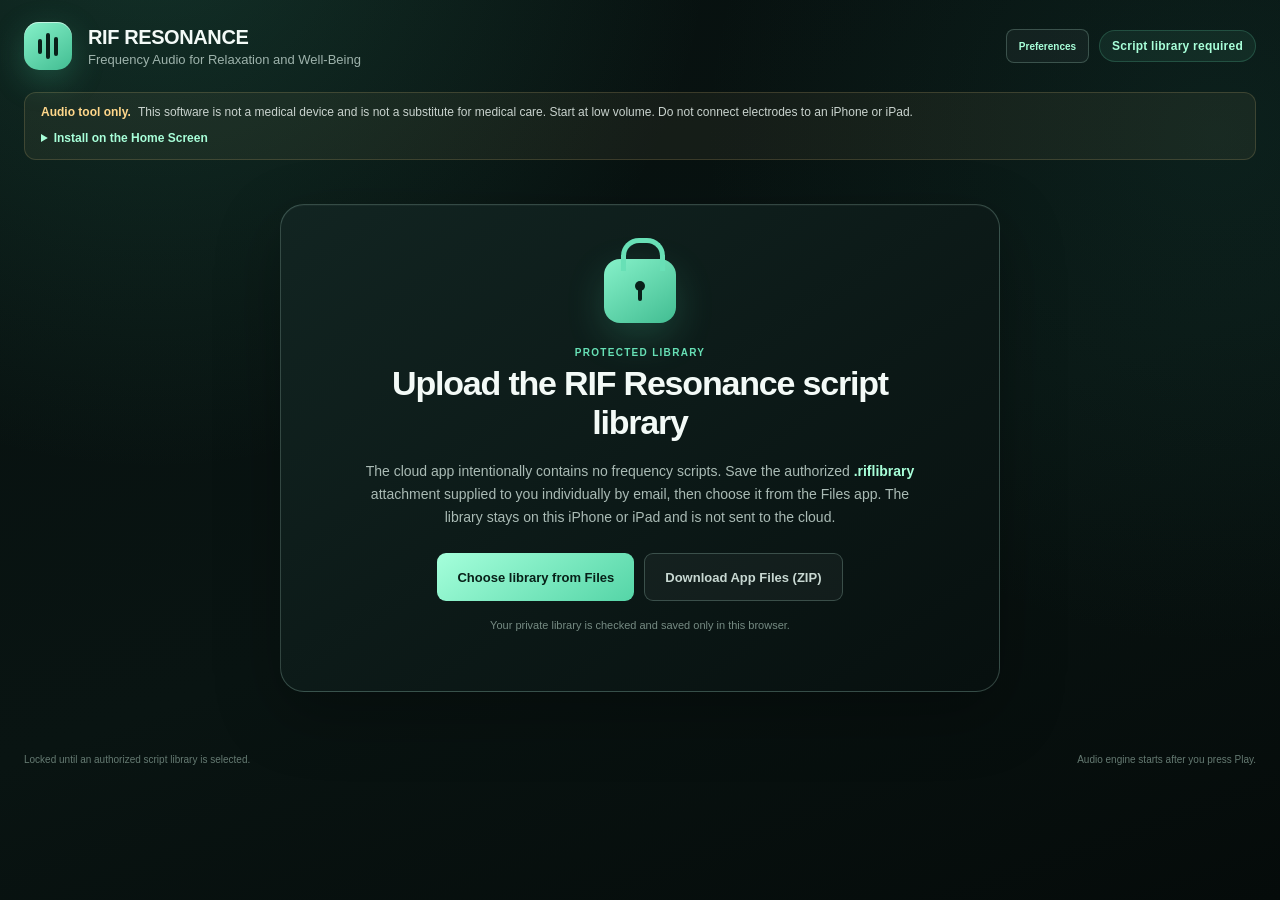
<file: index.html>
<!doctype html>
<html lang="en">
  <head>
    <meta charset="utf-8">
    <meta name="viewport" content="width=device-width, initial-scale=1, viewport-fit=cover">
    <meta name="color-scheme" content="dark">
    <meta name="theme-color" content="#07100f">
    <meta name="apple-mobile-web-app-capable" content="yes">
    <meta name="apple-mobile-web-app-status-bar-style" content="black-translucent">
    <meta name="apple-mobile-web-app-title" content="RIF Resonance">
    <meta name="description" content="Private script-based frequency audio player for iPhone and iPad.">
    <meta property="og:type" content="website">
    <meta property="og:title" content="RIF Resonance for iPhone &amp; iPad">
    <meta property="og:description" content="Private library. Local playback.">
    <meta property="og:image" content="https://sigmatropic2002-art.github.io/rif-resonance/og.png">
    <meta name="twitter:card" content="summary_large_image">
    <meta name="twitter:title" content="RIF Resonance for iPhone &amp; iPad">
    <meta name="twitter:description" content="Private library. Local playback.">
    <meta name="twitter:image" content="https://sigmatropic2002-art.github.io/rif-resonance/og.png">
    <title>RIF Resonance for iPhone &amp; iPad</title>
    <link rel="manifest" href="manifest.webmanifest">
    <link rel="apple-touch-icon" href="icons/apple-touch-icon.png">
    <link rel="icon" type="image/png" sizes="192x192" href="icons/icon-192.png">
    <link rel="stylesheet" href="app.css">
  </head>
  <body>
    <header class="app-header">
      <div class="brand-mark" aria-hidden="true">
        <span></span><span></span><span></span>
      </div>
      <div class="brand-copy">
        <h1>RIF RESONANCE</h1>
        <p>Frequency Audio for Relaxation and Well-Being</p>
      </div>
      <div class="header-actions">
        <button class="compact-button preferences-button" id="preferencesButton" data-testid="preferences-button" type="button">Preferences</button>
        <div class="library-count" id="libraryCount">Script library required</div>
      </div>
    </header>

    <aside class="notice" aria-label="Safety notice">
      <strong>Audio tool only.</strong>
      This software is not a medical device and is not a substitute for medical care. Start at low volume. Do not connect electrodes to an iPhone or iPad.
      <details class="install-help">
        <summary>Install on the Home Screen</summary>
        <p>Open this link in Safari, tap Share, then choose <strong>Add to Home Screen</strong>. The app opens full-screen from its RIF Resonance icon.</p>
      </details>
    </aside>

    <section class="library-gate" id="libraryGate" aria-labelledby="libraryGateHeading">
      <div class="gate-lock" aria-hidden="true"><span></span></div>
      <p class="eyebrow">Protected library</p>
      <h2 id="libraryGateHeading">Upload the RIF Resonance script library</h2>
      <p class="gate-copy">
        The cloud app intentionally contains no frequency scripts. Save the authorized
        <strong>.riflibrary</strong> attachment supplied to you individually by email, then choose it from the Files app.
        The library stays on this iPhone or iPad and is not sent to the cloud.
      </p>
      <div class="gate-actions">
        <button class="primary-button gate-button" id="loadLibraryButton" data-testid="load-library-button" type="button">Choose library from Files</button>
        <a class="secondary-button download-link" href="RIF-Resonance-App-Files.zip" download>Download App Files (ZIP)</a>
      </div>
      <input id="libraryFileInput" data-testid="library-file-input" type="file" hidden>
      <p class="gate-status" id="libraryGateStatus" role="status" aria-live="polite">Your private library is checked and saved only in this browser.</p>
    </section>

    <main class="workspace" id="workspace" hidden>
      <section class="library panel" aria-labelledby="libraryHeading">
        <div class="section-heading">
          <div>
            <p class="eyebrow">Library</p>
            <h2 id="libraryHeading">Frequency scripts</h2>
          </div>
          <div class="library-heading-actions">
            <button class="compact-button" id="newScriptButton" data-testid="new-script-button" type="button">+ New</button>
            <button class="compact-button" id="importScriptButton" data-testid="import-script-button" type="button">Import .rts</button>
            <button class="compact-button" id="customScriptsButton" data-testid="custom-scripts-button" type="button" aria-pressed="false">Custom (0)</button>
            <button class="compact-button" id="changeLibraryButton" data-testid="change-library-button" type="button">Change library</button>
            <span class="result-count" id="resultCount"></span>
          </div>
        </div>
        <input id="importScriptInput" type="file" hidden>
        <label class="search-box">
          <span class="search-icon" aria-hidden="true"></span>
          <span class="sr-only">Search scripts</span>
          <input id="searchInput" data-testid="script-search" type="search" autocomplete="off" placeholder="Search 874 scripts...">
          <kbd>⌘ K</kbd>
        </label>
        <div class="script-list" id="scriptList" data-testid="script-list" role="listbox" aria-label="Frequency scripts"></div>
      </section>

      <section class="player panel" aria-labelledby="selectedTitle">
        <div class="player-titlebar">
          <div>
            <p class="eyebrow">Selected sequence</p>
            <h2 id="selectedTitle">Choose a script</h2>
            <p class="sequence-meta" id="sequenceMeta"></p>
          </div>
          <div class="player-title-actions">
            <button class="compact-button" id="editScriptButton" data-testid="edit-script-button" type="button">Edit copy</button>
            <button class="compact-button" id="exportScriptButton" data-testid="export-script-button" type="button">Save .rts</button>
            <button class="compact-button delete-selected-button" id="deleteSelectedScriptButton" data-testid="delete-selected-script-button" type="button" hidden>Delete custom</button>
            <div class="state-pill idle" id="statePill"><span></span><b>Ready</b></div>
          </div>
        </div>

        <div class="now-card">
          <div class="now-topline">
            <span id="stepLabel">Tone 1</span>
            <span id="timeLabel">00:00 / 00:00</span>
          </div>
          <div class="frequency-row">
            <div>
              <span class="frequency" id="frequencyValue">--</span>
              <span class="unit">Hz</span>
            </div>
            <div class="channel-values" id="channelValues">L 100% · R 100%</div>
          </div>
          <div class="progress-track" aria-label="Current tone progress">
            <span id="progressFill"></span>
          </div>
          <p class="range-note" id="rangeNote">Select a script to begin.</p>
        </div>

        <div class="transport" aria-label="Playback controls">
          <button class="icon-button" id="previousButton" data-testid="previous-button" type="button" aria-label="Previous tone">‹</button>
          <button class="play-button" id="playButton" data-testid="play-button" type="button" aria-label="Play sequence">
            <span class="play-icon" aria-hidden="true"></span>
            <b>Play sequence</b>
          </button>
          <button class="icon-button" id="nextButton" data-testid="next-button" type="button" aria-label="Next tone">›</button>
          <button class="stop-button" id="stopButton" data-testid="stop-button" type="button">Stop</button>
        </div>

        <div class="settings-grid">
          <label>
            <span>Master volume <b id="volumeOutput">15%</b></span>
            <input id="volumeInput" data-testid="volume-input" type="range" min="0" max="100" value="15">
          </label>
          <label>
            <span>Waveform</span>
            <select id="waveformSelect" data-testid="waveform-select">
              <option value="sine">Sine</option>
              <option value="square">Square</option>
              <option value="triangle">Triangle</option>
            </select>
          </label>
          <label>
            <span>Run mode</span>
            <select id="runModeSelect" data-testid="runmode-select">
              <option value="original">Original timing</option>
              <option value="preview">5-second preview</option>
            </select>
          </label>
        </div>

        <div class="sequence-heading">
          <div>
            <p class="eyebrow">Sequence</p>
            <h3>Program steps</h3>
          </div>
          <span>Click any row to start there</span>
        </div>
        <div class="table-wrap">
          <table>
            <thead>
              <tr><th>#</th><th>Frequency</th><th>Duration</th><th>Channels</th><th>Status</th></tr>
            </thead>
            <tbody id="sequenceBody" data-testid="sequence-body"></tbody>
          </table>
        </div>
      </section>
    </main>

    <div class="editor-backdrop" id="scriptEditor" hidden aria-hidden="true">
      <section class="script-editor" role="dialog" aria-modal="true" aria-labelledby="editorHeading">
        <div class="editor-header">
          <div>
            <p class="eyebrow">Script builder</p>
            <h2 id="editorHeading">New frequency script</h2>
          </div>
          <button class="close-button" id="closeEditorButton" type="button" aria-label="Close script editor">×</button>
        </div>

        <label class="editor-name-field">
          <span>Script name</span>
          <input id="scriptNameInput" data-testid="script-name-input" type="text" maxlength="180" autocomplete="off" placeholder="My frequency sequence">
        </label>

        <div class="editor-format-note">
          Original .rts columns: frequency (Hz), duration (seconds), phase, left channel (%), right channel (%).
        </div>

        <div class="editor-table-wrap">
          <table class="editor-table">
            <thead>
              <tr><th>#</th><th>Frequency</th><th>Seconds</th><th>Phase</th><th>Left %</th><th>Right %</th><th></th></tr>
            </thead>
            <tbody id="editorToneRows" data-testid="editor-tone-rows"></tbody>
          </table>
        </div>

        <div class="editor-row-actions">
          <button class="compact-button" id="addToneButton" data-testid="add-tone-button" type="button">+ Add tone</button>
          <span id="editorStatus" role="status" aria-live="polite"></span>
        </div>

        <div class="editor-footer">
          <button class="danger-button" id="deleteScriptButton" type="button" hidden>Delete custom script</button>
          <span class="editor-footer-spacer"></span>
          <button class="secondary-button" id="cancelEditorButton" type="button">Cancel</button>
          <button class="secondary-button" id="saveRTSButton" data-testid="save-rts-button" type="button">Save .rts file</button>
          <button class="primary-button" id="saveLibraryButton" data-testid="save-library-button" type="button">Save to library</button>
        </div>
      </section>
    </div>

    <div class="editor-backdrop" id="preferencesDialog" hidden aria-hidden="true">
      <section class="preferences-panel" role="dialog" aria-modal="true" aria-labelledby="preferencesHeading">
        <div class="editor-header">
          <div>
            <p class="eyebrow">App settings</p>
            <h2 id="preferencesHeading">RIF Resonance preferences</h2>
          </div>
          <button class="close-button" id="closePreferencesButton" type="button" aria-label="Close preferences">×</button>
        </div>

        <div class="preferences-grid">
          <label>
            <span>Default master volume <b id="preferencesVolumeOutput">15%</b></span>
            <input id="preferencesVolumeInput" data-testid="preferences-volume-input" type="range" min="0" max="100" value="15">
          </label>
          <label>
            <span>Default waveform</span>
            <select id="preferencesWaveformSelect" data-testid="preferences-waveform-select">
              <option value="sine">Sine</option>
              <option value="square">Square</option>
              <option value="triangle">Triangle</option>
            </select>
          </label>
          <label>
            <span>Default run mode</span>
            <select id="preferencesRunModeSelect" data-testid="preferences-runmode-select">
              <option value="original">Original timing</option>
              <option value="preview">5-second preview</option>
            </select>
          </label>
        </div>

        <section class="output-card" aria-labelledby="audioOutputHeading">
          <div>
            <p class="eyebrow">System preference</p>
            <h3 id="audioOutputHeading">Audio output</h3>
            <p>RIF Resonance uses the audio output selected by iOS or iPadOS. Use Control Center to choose the device speakers, headphones, AirPods, or another AirPlay output.</p>
          </div>
          <div class="output-actions">
            <button class="secondary-button" id="testOutputButton" data-testid="test-output-button" type="button">Test output</button>
            <button class="secondary-button" id="openSoundSettingsButton" data-testid="open-sound-settings-button" type="button">Audio output help</button>
          </div>
          <p class="output-status" id="outputTestStatus" role="status" aria-live="polite"></p>
        </section>

        <div class="editor-footer preferences-footer">
          <button class="secondary-button" id="resetPreferencesButton" type="button">Reset defaults</button>
          <span class="editor-footer-spacer"></span>
          <button class="secondary-button" id="cancelPreferencesButton" type="button">Cancel</button>
          <button class="primary-button" id="savePreferencesButton" data-testid="save-preferences-button" type="button">Save preferences</button>
        </div>
      </section>
    </div>

    <footer>
      <span id="accessInfo">Locked until an authorized script library is selected from Files.</span>
      <span id="audioInfo">Audio engine starts after you press Play.</span>
    </footer>

    <script src="app.js"></script>
  </body>
</html>
</file>
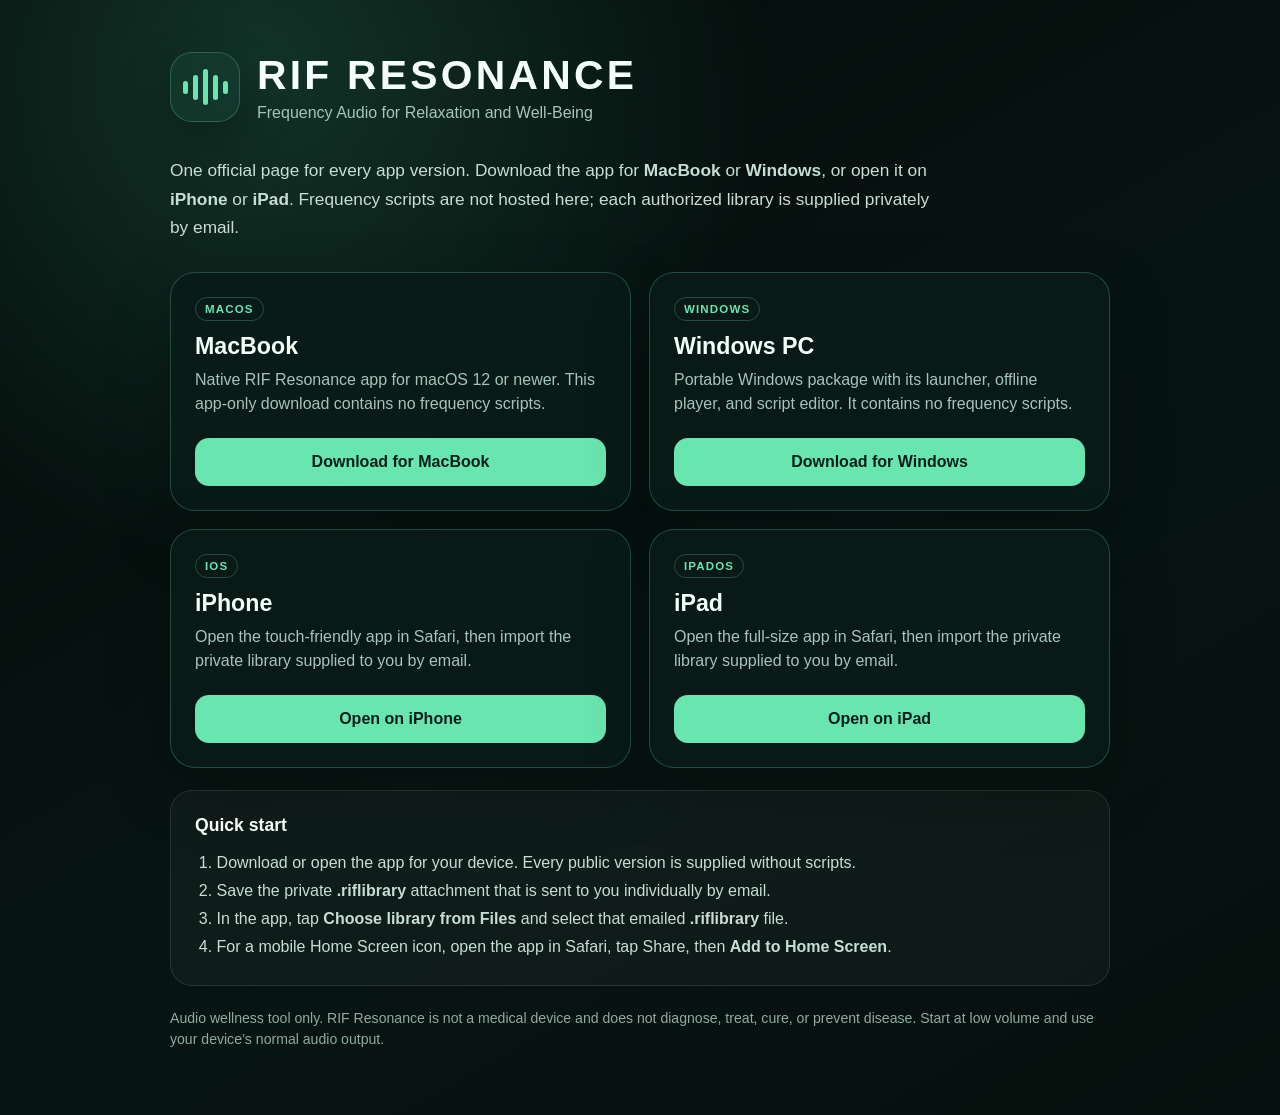
<file: RIF-Resonance.html>
<!doctype html>
<html lang="en">
  <head>
    <meta charset="utf-8">
    <meta name="viewport" content="width=device-width, initial-scale=1, viewport-fit=cover">
    <meta name="theme-color" content="#07100f">
    <meta name="description" content="Download RIF Resonance for MacBook and Windows, or open it on iPhone and iPad.">
    <title>RIF Resonance — All Versions</title>
    <style>
      :root {
        color-scheme: dark;
        --ink: #f4fff9;
        --muted: #a7c4ba;
        --line: rgba(120, 232, 187, .24);
        --green: #69e5b0;
        --green-dark: #09271f;
        --panel: rgba(10, 27, 24, .88);
      }
      * { box-sizing: border-box; }
      body {
        margin: 0;
        min-height: 100vh;
        font-family: -apple-system, BlinkMacSystemFont, "Segoe UI", sans-serif;
        color: var(--ink);
        background:
          radial-gradient(circle at 20% 5%, rgba(72, 205, 157, .20), transparent 32rem),
          linear-gradient(150deg, #040a09, #071512 55%, #06100e);
      }
      main { width: min(980px, 100%); margin: 0 auto; padding: 52px 20px 64px; }
      .brand { display: flex; align-items: center; gap: 17px; margin-bottom: 34px; }
      .icon {
        width: 70px; height: 70px; border: 1px solid var(--line); border-radius: 22px;
        display: grid; place-content: center; background: rgba(22, 60, 49, .65);
        box-shadow: 0 18px 50px rgba(0,0,0,.28);
      }
      .wave { display: flex; align-items: center; gap: 5px; height: 36px; }
      .wave i { display: block; width: 5px; border-radius: 8px; background: var(--green); }
      .wave i:nth-child(1), .wave i:nth-child(5) { height: 13px; }
      .wave i:nth-child(2), .wave i:nth-child(4) { height: 25px; }
      .wave i:nth-child(3) { height: 36px; }
      h1 { margin: 0; font-size: clamp(1.55rem, 5vw, 2.55rem); letter-spacing: .08em; }
      .tagline { margin: 5px 0 0; color: var(--muted); }
      .intro { max-width: 760px; font-size: 1.08rem; line-height: 1.65; color: #c7ddd5; }
      .cards { display: grid; grid-template-columns: repeat(2, minmax(0,1fr)); gap: 18px; margin-top: 30px; }
      .card {
        padding: 24px; border: 1px solid var(--line); border-radius: 25px;
        background: var(--panel); box-shadow: 0 24px 65px rgba(0,0,0,.22);
      }
      .platform {
        display: inline-block; margin-bottom: 12px; padding: 5px 9px; border: 1px solid var(--line);
        border-radius: 999px; color: var(--green); font-size: .72rem; font-weight: 800;
        letter-spacing: .1em; text-transform: uppercase;
      }
      .device { margin: 0 0 8px; font-size: 1.45rem; }
      .card p { margin: 0 0 22px; color: var(--muted); line-height: 1.5; }
      .button {
        display: block; width: 100%; padding: 15px 16px; border-radius: 14px;
        text-align: center; text-decoration: none; font-weight: 750;
      }
      .button + .button { margin-top: 11px; }
      .open { color: #042019; background: var(--green); }
      .download { color: var(--ink); background: var(--green-dark); border: 1px solid var(--line); }
      .steps {
        margin-top: 22px; padding: 24px; border-radius: 22px;
        border: 1px solid rgba(255,255,255,.1); background: rgba(255,255,255,.035);
      }
      .steps h2 { margin: 0 0 13px; font-size: 1.1rem; }
      ol { margin: 0; padding-left: 1.35rem; color: #c7ddd5; line-height: 1.75; }
      .notice { margin: 22px 0 0; color: #90aaa1; font-size: .88rem; line-height: 1.55; }
      @media (max-width: 680px) {
        main { padding-top: 30px; }
        .cards { grid-template-columns: 1fr; }
        .brand { align-items: flex-start; }
        .icon { width: 62px; height: 62px; border-radius: 19px; flex: 0 0 auto; }
      }
    </style>
  </head>
  <body>
    <main>
      <header class="brand">
        <div class="icon" aria-hidden="true">
          <span class="wave"><i></i><i></i><i></i><i></i><i></i></span>
        </div>
        <div>
          <h1>RIF RESONANCE</h1>
          <p class="tagline">Frequency Audio for Relaxation and Well-Being</p>
        </div>
      </header>

      <p class="intro">
        One official page for every app version. Download the app for
        <strong>MacBook</strong> or <strong>Windows</strong>, or open it on
        <strong>iPhone</strong> or <strong>iPad</strong>. Frequency scripts are not hosted here;
        each authorized library is supplied privately by email.
      </p>

      <section class="cards" aria-label="Device downloads">
        <article class="card">
          <span class="platform">macOS</span>
          <h2 class="device">MacBook</h2>
          <p>Native RIF Resonance app for macOS 12 or newer. This app-only download contains no frequency scripts.</p>
          <a class="button open" href="RIF-Resonance-MacBook.zip" download>Download for MacBook</a>
        </article>

        <article class="card">
          <span class="platform">Windows</span>
          <h2 class="device">Windows PC</h2>
          <p>Portable Windows package with its launcher, offline player, and script editor. It contains no frequency scripts.</p>
          <a class="button open" href="RIF-Resonance-Windows.zip" download>Download for Windows</a>
        </article>

        <article class="card">
          <span class="platform">iOS</span>
          <h2 class="device">iPhone</h2>
          <p>Open the touch-friendly app in Safari, then import the private library supplied to you by email.</p>
          <a class="button open" href="index.html?device=iphone&amp;v=8">Open on iPhone</a>
        </article>

        <article class="card">
          <span class="platform">iPadOS</span>
          <h2 class="device">iPad</h2>
          <p>Open the full-size app in Safari, then import the private library supplied to you by email.</p>
          <a class="button open" href="index.html?device=ipad&amp;v=8">Open on iPad</a>
        </article>
      </section>

      <section class="steps">
        <h2>Quick start</h2>
        <ol>
          <li>Download or open the app for your device. Every public version is supplied without scripts.</li>
          <li>Save the private <strong>.riflibrary</strong> attachment that is sent to you individually by email.</li>
          <li>In the app, tap <strong>Choose library from Files</strong> and select that emailed <strong>.riflibrary</strong> file.</li>
          <li>For a mobile Home Screen icon, open the app in Safari, tap Share, then <strong>Add to Home Screen</strong>.</li>
        </ol>
      </section>

      <p class="notice">
        Audio wellness tool only. RIF Resonance is not a medical device and does not diagnose, treat, cure, or prevent disease.
        Start at low volume and use your device’s normal audio output.
      </p>
    </main>
  </body>
</html>
</file>
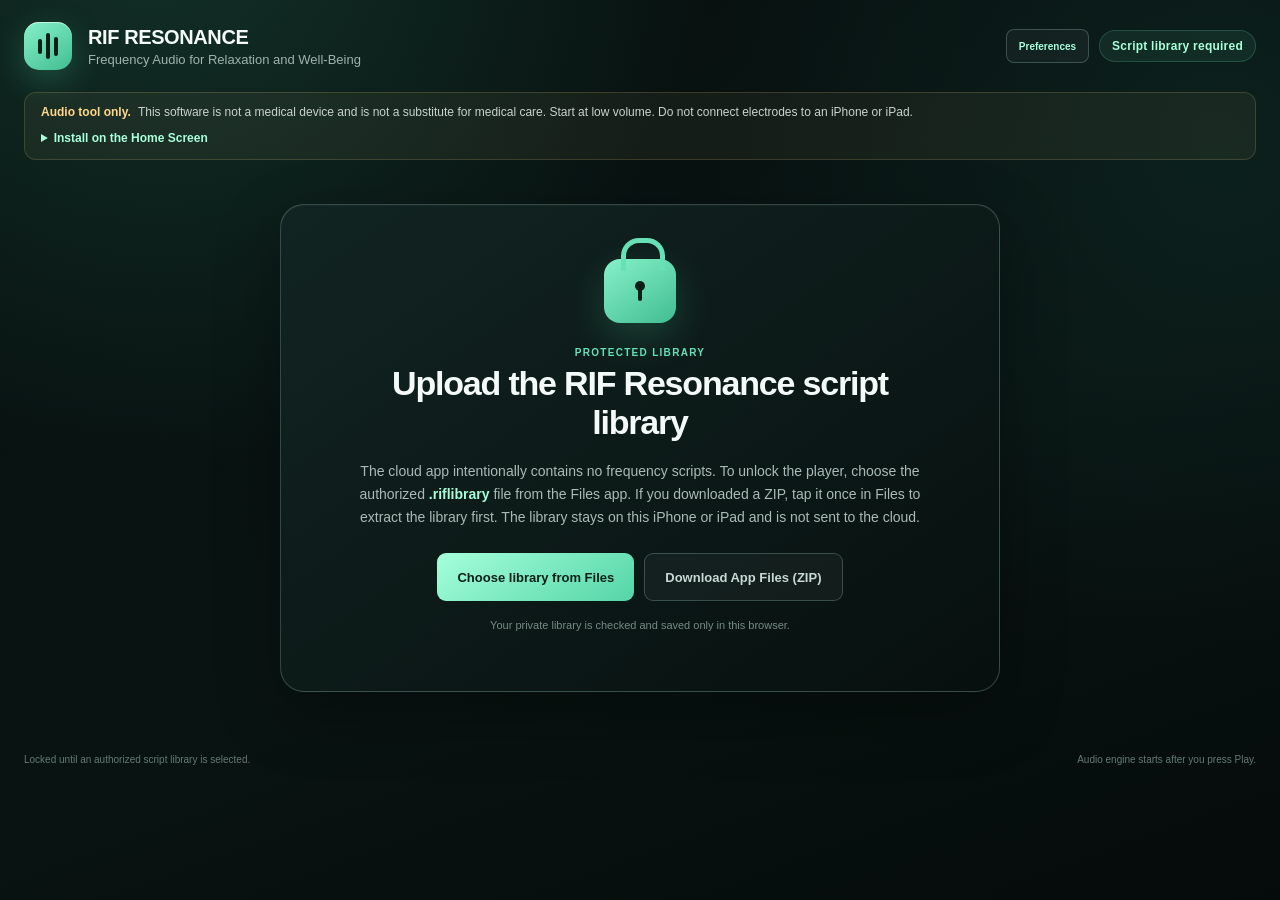
<file: rif-resonance.html>
<!doctype html>
<html lang="en">
  <head>
    <meta charset="utf-8">
    <meta name="viewport" content="width=device-width, initial-scale=1, viewport-fit=cover">
    <meta name="color-scheme" content="dark">
    <meta name="theme-color" content="#07100f">
    <meta name="apple-mobile-web-app-capable" content="yes">
    <meta name="apple-mobile-web-app-status-bar-style" content="black-translucent">
    <meta name="apple-mobile-web-app-title" content="RIF Resonance">
    <meta name="description" content="Private script-based frequency audio player for iPhone and iPad.">
    <meta property="og:type" content="website">
    <meta property="og:title" content="RIF Resonance for iPhone &amp; iPad">
    <meta property="og:description" content="Private library. Local playback.">
    <meta property="og:image" content="https://sigmatropic2002-art.github.io/rif-resonance/og.png">
    <meta name="twitter:card" content="summary_large_image">
    <meta name="twitter:title" content="RIF Resonance for iPhone &amp; iPad">
    <meta name="twitter:description" content="Private library. Local playback.">
    <meta name="twitter:image" content="https://sigmatropic2002-art.github.io/rif-resonance/og.png">
    <title>RIF Resonance for iPhone &amp; iPad</title>
    <link rel="manifest" href="manifest.webmanifest">
    <link rel="apple-touch-icon" href="icons/apple-touch-icon.png">
    <link rel="icon" type="image/png" sizes="192x192" href="icons/icon-192.png">
    <link rel="stylesheet" href="app.css">
  </head>
  <body>
    <header class="app-header">
      <div class="brand-mark" aria-hidden="true">
        <span></span><span></span><span></span>
      </div>
      <div class="brand-copy">
        <h1>RIF RESONANCE</h1>
        <p>Frequency Audio for Relaxation and Well-Being</p>
      </div>
      <div class="header-actions">
        <button class="compact-button preferences-button" id="preferencesButton" data-testid="preferences-button" type="button">Preferences</button>
        <div class="library-count" id="libraryCount">Script library required</div>
      </div>
    </header>

    <aside class="notice" aria-label="Safety notice">
      <strong>Audio tool only.</strong>
      This software is not a medical device and is not a substitute for medical care. Start at low volume. Do not connect electrodes to an iPhone or iPad.
      <details class="install-help">
        <summary>Install on the Home Screen</summary>
        <p>Open this link in Safari, tap Share, then choose <strong>Add to Home Screen</strong>. The app opens full-screen from its RIF Resonance icon.</p>
      </details>
    </aside>

    <section class="library-gate" id="libraryGate" aria-labelledby="libraryGateHeading">
      <div class="gate-lock" aria-hidden="true"><span></span></div>
      <p class="eyebrow">Protected library</p>
      <h2 id="libraryGateHeading">Upload the RIF Resonance script library</h2>
      <p class="gate-copy">
        The cloud app intentionally contains no frequency scripts. To unlock the player, choose the authorized
        <strong>.riflibrary</strong> file from the Files app. If you downloaded a ZIP, tap it once in Files to extract the library first.
        The library stays on this iPhone or iPad and is not sent to the cloud.
      </p>
      <div class="gate-actions">
        <button class="primary-button gate-button" id="loadLibraryButton" data-testid="load-library-button" type="button">Choose library from Files</button>
        <a class="secondary-button download-link" href="RIF-Resonance-App-Files.zip" download>Download App Files (ZIP)</a>
      </div>
      <input id="libraryFileInput" data-testid="library-file-input" type="file" hidden>
      <p class="gate-status" id="libraryGateStatus" role="status" aria-live="polite">Your private library is checked and saved only in this browser.</p>
    </section>

    <main class="workspace" id="workspace" hidden>
      <section class="library panel" aria-labelledby="libraryHeading">
        <div class="section-heading">
          <div>
            <p class="eyebrow">Library</p>
            <h2 id="libraryHeading">Frequency scripts</h2>
          </div>
          <div class="library-heading-actions">
            <button class="compact-button" id="newScriptButton" data-testid="new-script-button" type="button">+ New</button>
            <button class="compact-button" id="importScriptButton" data-testid="import-script-button" type="button">Import .rts</button>
            <button class="compact-button" id="customScriptsButton" data-testid="custom-scripts-button" type="button" aria-pressed="false">Custom (0)</button>
            <button class="compact-button" id="changeLibraryButton" data-testid="change-library-button" type="button">Change library</button>
            <span class="result-count" id="resultCount"></span>
          </div>
        </div>
        <input id="importScriptInput" type="file" hidden>
        <label class="search-box">
          <span class="search-icon" aria-hidden="true"></span>
          <span class="sr-only">Search scripts</span>
          <input id="searchInput" data-testid="script-search" type="search" autocomplete="off" placeholder="Search 874 scripts...">
          <kbd>⌘ K</kbd>
        </label>
        <div class="script-list" id="scriptList" data-testid="script-list" role="listbox" aria-label="Frequency scripts"></div>
      </section>

      <section class="player panel" aria-labelledby="selectedTitle">
        <div class="player-titlebar">
          <div>
            <p class="eyebrow">Selected sequence</p>
            <h2 id="selectedTitle">Choose a script</h2>
            <p class="sequence-meta" id="sequenceMeta"></p>
          </div>
          <div class="player-title-actions">
            <button class="compact-button" id="editScriptButton" data-testid="edit-script-button" type="button">Edit copy</button>
            <button class="compact-button" id="exportScriptButton" data-testid="export-script-button" type="button">Save .rts</button>
            <button class="compact-button delete-selected-button" id="deleteSelectedScriptButton" data-testid="delete-selected-script-button" type="button" hidden>Delete custom</button>
            <div class="state-pill idle" id="statePill"><span></span><b>Ready</b></div>
          </div>
        </div>

        <div class="now-card">
          <div class="now-topline">
            <span id="stepLabel">Tone 1</span>
            <span id="timeLabel">00:00 / 00:00</span>
          </div>
          <div class="frequency-row">
            <div>
              <span class="frequency" id="frequencyValue">--</span>
              <span class="unit">Hz</span>
            </div>
            <div class="channel-values" id="channelValues">L 100% · R 100%</div>
          </div>
          <div class="progress-track" aria-label="Current tone progress">
            <span id="progressFill"></span>
          </div>
          <p class="range-note" id="rangeNote">Select a script to begin.</p>
        </div>

        <div class="transport" aria-label="Playback controls">
          <button class="icon-button" id="previousButton" data-testid="previous-button" type="button" aria-label="Previous tone">‹</button>
          <button class="play-button" id="playButton" data-testid="play-button" type="button" aria-label="Play sequence">
            <span class="play-icon" aria-hidden="true"></span>
            <b>Play sequence</b>
          </button>
          <button class="icon-button" id="nextButton" data-testid="next-button" type="button" aria-label="Next tone">›</button>
          <button class="stop-button" id="stopButton" data-testid="stop-button" type="button">Stop</button>
        </div>

        <div class="settings-grid">
          <label>
            <span>Master volume <b id="volumeOutput">15%</b></span>
            <input id="volumeInput" data-testid="volume-input" type="range" min="0" max="100" value="15">
          </label>
          <label>
            <span>Waveform</span>
            <select id="waveformSelect" data-testid="waveform-select">
              <option value="sine">Sine</option>
              <option value="square">Square</option>
              <option value="triangle">Triangle</option>
            </select>
          </label>
          <label>
            <span>Run mode</span>
            <select id="runModeSelect" data-testid="runmode-select">
              <option value="original">Original timing</option>
              <option value="preview">5-second preview</option>
            </select>
          </label>
        </div>

        <div class="sequence-heading">
          <div>
            <p class="eyebrow">Sequence</p>
            <h3>Program steps</h3>
          </div>
          <span>Click any row to start there</span>
        </div>
        <div class="table-wrap">
          <table>
            <thead>
              <tr><th>#</th><th>Frequency</th><th>Duration</th><th>Channels</th><th>Status</th></tr>
            </thead>
            <tbody id="sequenceBody" data-testid="sequence-body"></tbody>
          </table>
        </div>
      </section>
    </main>

    <div class="editor-backdrop" id="scriptEditor" hidden aria-hidden="true">
      <section class="script-editor" role="dialog" aria-modal="true" aria-labelledby="editorHeading">
        <div class="editor-header">
          <div>
            <p class="eyebrow">Script builder</p>
            <h2 id="editorHeading">New frequency script</h2>
          </div>
          <button class="close-button" id="closeEditorButton" type="button" aria-label="Close script editor">×</button>
        </div>

        <label class="editor-name-field">
          <span>Script name</span>
          <input id="scriptNameInput" data-testid="script-name-input" type="text" maxlength="180" autocomplete="off" placeholder="My frequency sequence">
        </label>

        <div class="editor-format-note">
          Original .rts columns: frequency (Hz), duration (seconds), phase, left channel (%), right channel (%).
        </div>

        <div class="editor-table-wrap">
          <table class="editor-table">
            <thead>
              <tr><th>#</th><th>Frequency</th><th>Seconds</th><th>Phase</th><th>Left %</th><th>Right %</th><th></th></tr>
            </thead>
            <tbody id="editorToneRows" data-testid="editor-tone-rows"></tbody>
          </table>
        </div>

        <div class="editor-row-actions">
          <button class="compact-button" id="addToneButton" data-testid="add-tone-button" type="button">+ Add tone</button>
          <span id="editorStatus" role="status" aria-live="polite"></span>
        </div>

        <div class="editor-footer">
          <button class="danger-button" id="deleteScriptButton" type="button" hidden>Delete custom script</button>
          <span class="editor-footer-spacer"></span>
          <button class="secondary-button" id="cancelEditorButton" type="button">Cancel</button>
          <button class="secondary-button" id="saveRTSButton" data-testid="save-rts-button" type="button">Save .rts file</button>
          <button class="primary-button" id="saveLibraryButton" data-testid="save-library-button" type="button">Save to library</button>
        </div>
      </section>
    </div>

    <div class="editor-backdrop" id="preferencesDialog" hidden aria-hidden="true">
      <section class="preferences-panel" role="dialog" aria-modal="true" aria-labelledby="preferencesHeading">
        <div class="editor-header">
          <div>
            <p class="eyebrow">App settings</p>
            <h2 id="preferencesHeading">RIF Resonance preferences</h2>
          </div>
          <button class="close-button" id="closePreferencesButton" type="button" aria-label="Close preferences">×</button>
        </div>

        <div class="preferences-grid">
          <label>
            <span>Default master volume <b id="preferencesVolumeOutput">15%</b></span>
            <input id="preferencesVolumeInput" data-testid="preferences-volume-input" type="range" min="0" max="100" value="15">
          </label>
          <label>
            <span>Default waveform</span>
            <select id="preferencesWaveformSelect" data-testid="preferences-waveform-select">
              <option value="sine">Sine</option>
              <option value="square">Square</option>
              <option value="triangle">Triangle</option>
            </select>
          </label>
          <label>
            <span>Default run mode</span>
            <select id="preferencesRunModeSelect" data-testid="preferences-runmode-select">
              <option value="original">Original timing</option>
              <option value="preview">5-second preview</option>
            </select>
          </label>
        </div>

        <section class="output-card" aria-labelledby="audioOutputHeading">
          <div>
            <p class="eyebrow">System preference</p>
            <h3 id="audioOutputHeading">Audio output</h3>
            <p>RIF Resonance uses the audio output selected by iOS or iPadOS. Use Control Center to choose the device speakers, headphones, AirPods, or another AirPlay output.</p>
          </div>
          <div class="output-actions">
            <button class="secondary-button" id="testOutputButton" data-testid="test-output-button" type="button">Test output</button>
            <button class="secondary-button" id="openSoundSettingsButton" data-testid="open-sound-settings-button" type="button">Audio output help</button>
          </div>
          <p class="output-status" id="outputTestStatus" role="status" aria-live="polite"></p>
        </section>

        <div class="editor-footer preferences-footer">
          <button class="secondary-button" id="resetPreferencesButton" type="button">Reset defaults</button>
          <span class="editor-footer-spacer"></span>
          <button class="secondary-button" id="cancelPreferencesButton" type="button">Cancel</button>
          <button class="primary-button" id="savePreferencesButton" data-testid="save-preferences-button" type="button">Save preferences</button>
        </div>
      </section>
    </div>

    <footer>
      <span id="accessInfo">Locked until an authorized script library is selected from Files.</span>
      <span id="audioInfo">Audio engine starts after you press Play.</span>
    </footer>

    <script src="app.js"></script>
  </body>
</html>
</file>
<file: app.css>
:root {
  --bg: #07100f;
  --panel: rgba(15, 28, 26, 0.92);
  --panel-2: #122522;
  --line: rgba(174, 224, 206, 0.13);
  --line-strong: rgba(174, 224, 206, 0.25);
  --text: #f3faf7;
  --muted: #9eb3ac;
  --accent: #68e0b6;
  --accent-2: #a8ffd9;
  --danger: #ffb4a8;
  --warning: #ffd78a;
  --shadow: 0 22px 65px rgba(0, 0, 0, 0.3);
}

* { box-sizing: border-box; }

html { min-width: 320px; background: var(--bg); }

body {
  margin: 0;
  min-height: 100vh;
  min-height: 100dvh;
  padding-bottom: env(safe-area-inset-bottom);
  color: var(--text);
  font-family: -apple-system, BlinkMacSystemFont, "SF Pro Display", "Segoe UI", sans-serif;
  background:
    radial-gradient(circle at 12% -10%, rgba(61, 167, 131, 0.22), transparent 35rem),
    radial-gradient(circle at 95% 15%, rgba(31, 107, 91, 0.15), transparent 32rem),
    linear-gradient(160deg, #07100f 0%, #091412 56%, #050b0a 100%);
}

body.editor-open { overflow: hidden; }

button, input, select { font: inherit; }
button, select, input[type="range"] { cursor: pointer; }
[hidden] { display: none !important; }

.compact-button, .secondary-button, .primary-button, .danger-button, .close-button {
  border: 1px solid var(--line-strong);
  color: #c8d8d2;
  background: rgba(255, 255, 255, 0.04);
}

.compact-button {
  min-height: 30px;
  padding: 5px 9px;
  border-radius: 8px;
  font-size: 10px;
  font-weight: 750;
  white-space: nowrap;
}

.compact-button:hover, .secondary-button:hover, .close-button:hover { background: rgba(255, 255, 255, 0.08); }
.delete-selected-button { color: var(--danger); border-color: rgba(255, 180, 168, 0.3); background: rgba(255, 180, 168, 0.07); }
.delete-selected-button:hover { background: rgba(255, 180, 168, 0.14); }

.sr-only {
  position: absolute;
  width: 1px;
  height: 1px;
  padding: 0;
  margin: -1px;
  overflow: hidden;
  clip: rect(0, 0, 0, 0);
  white-space: nowrap;
  border: 0;
}

.app-header {
  width: min(1500px, calc(100% - 48px));
  margin: 0 auto;
  min-height: 92px;
  display: flex;
  align-items: center;
  gap: 16px;
}

.brand-mark {
  width: 48px;
  height: 48px;
  border-radius: 15px;
  display: flex;
  align-items: center;
  justify-content: center;
  gap: 4px;
  background: linear-gradient(145deg, #86f1c9, #42bd92);
  box-shadow: 0 10px 32px rgba(76, 216, 165, 0.25), inset 0 1px rgba(255, 255, 255, 0.55);
}

.brand-mark span {
  display: block;
  width: 4px;
  border-radius: 999px;
  background: #092019;
}

.brand-mark span:nth-child(1) { height: 15px; }
.brand-mark span:nth-child(2) { height: 26px; }
.brand-mark span:nth-child(3) { height: 19px; }

.brand-copy h1 { margin: 0; font-size: 20px; letter-spacing: -0.02em; }
.brand-copy p { margin: 3px 0 0; color: var(--muted); font-size: 13px; }

.header-actions { margin-left: auto; display: flex; align-items: center; gap: 10px; }
.header-actions .library-count { margin-left: 0; }
.preferences-button { min-height: 34px; padding-inline: 12px; color: var(--accent-2); }

.library-count {
  margin-left: auto;
  color: var(--accent-2);
  border: 1px solid rgba(104, 224, 182, 0.2);
  background: rgba(104, 224, 182, 0.08);
  padding: 8px 12px;
  border-radius: 999px;
  font-size: 12px;
  font-weight: 700;
  letter-spacing: 0.02em;
}

.notice {
  width: min(1500px, calc(100% - 48px));
  margin: 0 auto 16px;
  padding: 11px 16px;
  border: 1px solid rgba(255, 215, 138, 0.16);
  border-radius: 12px;
  background: rgba(255, 215, 138, 0.055);
  color: #c9d3ce;
  font-size: 12px;
  line-height: 1.45;
}

.notice strong { color: var(--warning); margin-right: 4px; }
.install-help { margin-top: 9px; color: var(--accent-2); }
.install-help summary { width: max-content; cursor: pointer; font-weight: 750; }
.install-help p { margin: 8px 0 0; color: #b9c8c3; line-height: 1.55; }

.workspace {
  width: min(1500px, calc(100% - 48px));
  margin: 0 auto;
  display: grid;
  grid-template-columns: minmax(260px, 340px) minmax(560px, 1fr);
  gap: 16px;
  align-items: stretch;
}

.panel {
  min-height: 710px;
  border: 1px solid var(--line);
  border-radius: 18px;
  background: linear-gradient(145deg, rgba(18, 37, 34, 0.96), rgba(9, 20, 18, 0.96));
  box-shadow: var(--shadow), inset 0 1px rgba(255, 255, 255, 0.025);
  overflow: hidden;
}

.library { padding: 22px 14px 14px; display: flex; flex-direction: column; }
.player { padding: 26px; }

.section-heading, .player-titlebar, .sequence-heading {
  display: flex;
  align-items: flex-start;
  justify-content: space-between;
  gap: 16px;
}

.section-heading { padding: 0 8px; align-items: center; }
.section-heading h2, .player-titlebar h2, .sequence-heading h3 { margin: 0; letter-spacing: -0.02em; }
.section-heading h2 { font-size: 17px; }
.player-titlebar h2 { font-size: clamp(22px, 3vw, 31px); }
.sequence-heading h3 { font-size: 17px; }

.eyebrow {
  margin: 0 0 6px;
  color: var(--accent);
  font-size: 10px;
  font-weight: 800;
  letter-spacing: 0.13em;
  text-transform: uppercase;
}

.result-count, .sequence-heading > span {
  color: var(--muted);
  font-size: 11px;
}

.library-heading-actions, .player-title-actions {
  display: flex;
  align-items: center;
  gap: 7px;
}

.library-heading-actions { justify-content: flex-end; flex-wrap: wrap; }
.player-title-actions { flex: 0 0 auto; align-self: flex-start; }

.search-box {
  height: 44px;
  margin: 18px 0 12px;
  display: flex;
  align-items: center;
  gap: 10px;
  padding: 0 11px;
  border: 1px solid var(--line-strong);
  border-radius: 11px;
  background: rgba(2, 8, 7, 0.38);
  transition: border-color 150ms ease, box-shadow 150ms ease;
}

.search-box:focus-within { border-color: rgba(104, 224, 182, 0.6); box-shadow: 0 0 0 3px rgba(104, 224, 182, 0.08); }
.search-box input { width: 100%; min-width: 0; border: 0; outline: 0; color: var(--text); background: transparent; }
.search-box input::placeholder { color: #74877f; }
.search-box kbd { color: #758a82; border: 1px solid var(--line); border-radius: 5px; padding: 2px 5px; font-size: 10px; }
.search-icon { width: 13px; height: 13px; border: 2px solid #789087; border-radius: 50%; position: relative; }
.search-icon::after { content: ""; position: absolute; width: 5px; height: 2px; right: -5px; bottom: -2px; border-radius: 2px; background: #789087; transform: rotate(45deg); }

.script-list {
  flex: 1;
  height: 600px;
  overflow: auto;
  padding-right: 4px;
  scrollbar-width: thin;
  scrollbar-color: #29463d transparent;
}

.script-item {
  width: 100%;
  min-height: 58px;
  border: 0;
  border-radius: 10px;
  padding: 10px 11px;
  display: flex;
  align-items: center;
  gap: 11px;
  color: var(--text);
  text-align: left;
  background: transparent;
  transition: background 120ms ease, transform 120ms ease;
}

.script-item:hover { background: rgba(255, 255, 255, 0.04); }
.script-item:active { transform: scale(0.995); }
.script-item.selected { background: linear-gradient(90deg, rgba(104, 224, 182, 0.16), rgba(104, 224, 182, 0.055)); box-shadow: inset 3px 0 var(--accent); }

.script-number {
  flex: 0 0 29px;
  height: 29px;
  border-radius: 9px;
  display: grid;
  place-items: center;
  color: #9cb0a9;
  background: rgba(255, 255, 255, 0.055);
  font-size: 10px;
  font-weight: 800;
}

.selected .script-number { color: #092019; background: var(--accent); }
.script-copy { min-width: 0; }
.script-copy strong { display: block; overflow: hidden; text-overflow: ellipsis; white-space: nowrap; font-size: 12px; font-weight: 650; }
.script-copy small { display: block; margin-top: 4px; color: #7f948c; font-size: 10px; }
.custom-label { color: var(--accent); font-weight: 750; }
.compact-button.active {
  color: #082019;
  border-color: transparent;
  background: var(--accent);
}

.custom-empty {
  margin: auto 8px;
  padding: 28px 18px;
  border: 1px dashed var(--line-strong);
  border-radius: 12px;
  color: var(--muted);
  text-align: center;
  font-size: 11px;
  line-height: 1.55;
}

.sequence-meta { margin: 7px 0 0; color: var(--muted); font-size: 12px; }

.state-pill {
  flex: 0 0 auto;
  display: flex;
  align-items: center;
  gap: 7px;
  padding: 7px 10px;
  border: 1px solid var(--line-strong);
  border-radius: 999px;
  color: #b7c8c2;
  font-size: 10px;
  letter-spacing: 0.03em;
  text-transform: uppercase;
}

.state-pill span { width: 7px; height: 7px; border-radius: 50%; background: #81928c; }
.state-pill.playing { color: var(--accent-2); border-color: rgba(104, 224, 182, 0.35); background: rgba(104, 224, 182, 0.08); }
.state-pill.playing span { background: var(--accent); box-shadow: 0 0 12px var(--accent); animation: pulse 1.4s infinite; }
.state-pill.paused { color: var(--warning); }
.state-pill.paused span { background: var(--warning); }

@keyframes pulse { 50% { opacity: 0.45; } }

.now-card {
  margin-top: 23px;
  padding: 20px 22px 17px;
  border: 1px solid rgba(104, 224, 182, 0.17);
  border-radius: 16px;
  background:
    linear-gradient(110deg, rgba(104, 224, 182, 0.08), transparent 54%),
    rgba(2, 9, 8, 0.38);
}

.now-topline, .frequency-row { display: flex; align-items: center; justify-content: space-between; gap: 14px; }
.now-topline { color: var(--muted); font-size: 11px; }
.frequency-row { margin-top: 13px; }
.frequency { font-size: clamp(34px, 7vw, 58px); font-weight: 740; letter-spacing: -0.055em; line-height: 1; }
.unit { margin-left: 5px; color: var(--accent); font-size: 15px; font-weight: 700; }
.channel-values { color: #abc0b8; font-size: 11px; }

.progress-track { height: 5px; margin-top: 19px; border-radius: 999px; background: rgba(255, 255, 255, 0.075); overflow: hidden; }
.progress-track span { display: block; width: 0; height: 100%; border-radius: inherit; background: linear-gradient(90deg, #46bd92, #a1ffda); transition: width 120ms linear; }
.range-note { min-height: 16px; margin: 10px 0 0; color: #82978f; font-size: 10px; }
.range-note.warning { color: var(--warning); }

.transport { margin: 18px 0; display: flex; align-items: center; justify-content: center; gap: 10px; }
.transport button { height: 42px; border-radius: 11px; font-weight: 700; }
.icon-button, .stop-button { border: 1px solid var(--line-strong); color: #c2d1cc; background: rgba(255, 255, 255, 0.035); }
.icon-button { width: 42px; font-size: 26px; line-height: 1; }
.stop-button { padding: 0 15px; font-size: 11px; }
.transport button:hover { filter: brightness(1.12); }
.transport button:disabled { opacity: 0.35; cursor: default; }

.play-button {
  min-width: 170px;
  border: 0;
  display: flex;
  align-items: center;
  justify-content: center;
  gap: 9px;
  color: #082219;
  background: linear-gradient(145deg, #a5ffdb, #55d5a7);
  box-shadow: 0 8px 26px rgba(63, 200, 151, 0.18), inset 0 1px rgba(255, 255, 255, 0.65);
}

.play-icon { width: 0; height: 0; border-top: 6px solid transparent; border-bottom: 6px solid transparent; border-left: 10px solid #082219; }
.play-button.paused .play-icon { width: 10px; height: 12px; border: 0; border-left: 3px solid #082219; border-right: 3px solid #082219; }

.settings-grid {
  display: grid;
  grid-template-columns: minmax(210px, 1.5fr) minmax(135px, 0.7fr) minmax(150px, 0.8fr);
  gap: 10px;
}

.settings-grid label {
  min-height: 68px;
  display: flex;
  flex-direction: column;
  justify-content: space-between;
  gap: 10px;
  padding: 11px 13px;
  border: 1px solid var(--line);
  border-radius: 11px;
  background: rgba(0, 0, 0, 0.13);
}

.settings-grid label > span { display: flex; justify-content: space-between; color: #97aba4; font-size: 10px; }
.settings-grid label b { color: var(--accent-2); }
.settings-grid select { width: 100%; border: 0; outline: 0; color: var(--text); background: #142823; font-size: 11px; }

input[type="range"] { width: 100%; accent-color: var(--accent); }

.sequence-heading { margin: 24px 2px 11px; align-items: flex-end; }
.table-wrap { max-height: 240px; overflow: auto; border: 1px solid var(--line); border-radius: 11px; scrollbar-width: thin; scrollbar-color: #29463d transparent; }
table { width: 100%; border-collapse: collapse; font-size: 11px; }
thead { position: sticky; top: 0; z-index: 2; background: #142522; }
th { padding: 10px 12px; color: #81958e; font-size: 9px; letter-spacing: 0.08em; text-align: left; text-transform: uppercase; }
td { padding: 9px 12px; border-top: 1px solid var(--line); color: #b8c7c2; }
tbody tr { cursor: pointer; transition: background 100ms ease; }
tbody tr:hover { background: rgba(255, 255, 255, 0.035); }
tbody tr.current { background: rgba(104, 224, 182, 0.1); }
tbody tr.current td { color: var(--text); }
.status-dot { display: inline-block; width: 6px; height: 6px; margin-right: 5px; border-radius: 50%; background: #52655e; }
.current .status-dot { background: var(--accent); box-shadow: 0 0 8px rgba(104, 224, 182, 0.7); }
.unsupported { color: var(--warning); }

.editor-backdrop {
  position: fixed;
  inset: 0;
  z-index: 50;
  display: grid;
  place-items: center;
  padding: 24px;
  background: rgba(1, 6, 5, 0.78);
  backdrop-filter: blur(10px);
}

.script-editor {
  width: min(980px, 100%);
  max-height: min(820px, calc(100vh - 48px));
  overflow: auto;
  padding: 24px;
  border: 1px solid var(--line-strong);
  border-radius: 18px;
  background: linear-gradient(145deg, #132622, #091310);
  box-shadow: 0 32px 100px rgba(0, 0, 0, 0.55);
}

.preferences-panel {
  width: min(720px, 100%);
  max-height: min(760px, calc(100vh - 48px));
  overflow: auto;
  padding: 26px;
  border: 1px solid var(--line-strong);
  border-radius: 18px;
  background: linear-gradient(145deg, #132622, #091310);
  box-shadow: 0 32px 100px rgba(0, 0, 0, 0.55);
}

.preferences-grid {
  margin: 22px 0 18px;
  display: grid;
  grid-template-columns: 1.3fr 1fr 1fr;
  gap: 10px;
}

.preferences-grid label {
  min-height: 84px;
  display: grid;
  align-content: center;
  gap: 10px;
  padding: 12px;
  border: 1px solid var(--line);
  border-radius: 11px;
  color: #9fb1ab;
  background: rgba(0, 0, 0, 0.16);
  font-size: 10px;
}

.preferences-grid label > span { display: flex; justify-content: space-between; gap: 8px; }
.preferences-grid label b { color: var(--accent-2); }
.preferences-grid select { width: 100%; border: 0; outline: 0; color: var(--text); background: #142823; }

.output-card {
  padding: 18px;
  border: 1px solid rgba(104, 224, 182, 0.18);
  border-radius: 13px;
  background: rgba(104, 224, 182, 0.055);
}

.output-card h3 { margin: 0; font-size: 17px; }
.output-card p:not(.eyebrow):not(.output-status) { margin: 8px 0 0; color: #9db0a9; font-size: 11px; line-height: 1.55; }
.output-actions { margin-top: 15px; display: flex; gap: 9px; flex-wrap: wrap; }
.output-status { min-height: 17px; margin: 11px 0 0; color: var(--accent); font-size: 10px; }
.output-status.error { color: var(--danger); }
.preferences-footer { margin-top: 18px; }

.editor-header, .editor-footer, .editor-row-actions {
  display: flex;
  align-items: center;
  gap: 10px;
}

.editor-header { justify-content: space-between; }
.editor-header h2 { margin: 0; font-size: 24px; }
.close-button { width: 36px; height: 36px; border-radius: 10px; font-size: 24px; line-height: 1; }

.editor-name-field {
  display: grid;
  gap: 7px;
  margin-top: 20px;
  color: #a8bab4;
  font-size: 11px;
  font-weight: 700;
}

.editor-name-field input, .editor-table input {
  border: 1px solid var(--line-strong);
  outline: 0;
  color: var(--text);
  background: rgba(0, 0, 0, 0.25);
}

.editor-name-field input {
  height: 42px;
  padding: 0 12px;
  border-radius: 10px;
}

.editor-name-field input:focus, .editor-table input:focus {
  border-color: rgba(104, 224, 182, 0.65);
  box-shadow: 0 0 0 3px rgba(104, 224, 182, 0.08);
}

.editor-format-note {
  margin: 12px 0;
  padding: 9px 11px;
  border-radius: 9px;
  color: #82978f;
  background: rgba(104, 224, 182, 0.045);
  font-size: 10px;
  line-height: 1.45;
}

.editor-table-wrap {
  max-height: 390px;
  overflow: auto;
  border: 1px solid var(--line);
  border-radius: 11px;
}

.editor-table { min-width: 720px; }
.editor-table tbody tr { cursor: default; }
.editor-table tbody tr:hover { background: transparent; }
.editor-table td { padding: 7px 8px; }
.editor-table input { width: 100%; min-width: 76px; height: 34px; padding: 0 8px; border-radius: 7px; }
.editor-table td:first-child { width: 38px; color: #82978f; text-align: center; }
.editor-table td:last-child { width: 48px; text-align: center; }

.remove-tone-button {
  width: 30px;
  height: 30px;
  border: 1px solid rgba(255, 180, 168, 0.2);
  border-radius: 8px;
  color: var(--danger);
  background: rgba(255, 180, 168, 0.06);
}

.editor-row-actions { justify-content: space-between; min-height: 44px; margin-top: 8px; }
#editorStatus { color: var(--muted); font-size: 10px; text-align: right; }
#editorStatus.error { color: var(--danger); }
#editorStatus.success { color: var(--accent); }

.editor-footer {
  padding-top: 16px;
  border-top: 1px solid var(--line);
  justify-content: flex-end;
  flex-wrap: wrap;
}

.editor-footer-spacer { flex: 1; }
.secondary-button, .primary-button, .danger-button { min-height: 38px; padding: 8px 13px; border-radius: 9px; font-size: 11px; font-weight: 750; }
.primary-button { border: 0; color: #072018; background: linear-gradient(145deg, #a5ffdb, #55d5a7); }
.danger-button { color: var(--danger); border-color: rgba(255, 180, 168, 0.22); background: rgba(255, 180, 168, 0.06); }
.library-gate {
  width: min(720px, calc(100% - 48px));
  min-height: 470px;
  margin: 44px auto 36px;
  padding: 54px clamp(24px, 7vw, 76px);
  display: flex;
  flex-direction: column;
  align-items: center;
  justify-content: center;
  text-align: center;
  border: 1px solid var(--line-strong);
  border-radius: 24px;
  background: linear-gradient(145deg, rgba(18, 37, 34, 0.98), rgba(7, 16, 15, 0.98));
  box-shadow: var(--shadow), inset 0 1px rgba(255, 255, 255, 0.035);
}

.gate-lock {
  width: 72px;
  height: 64px;
  margin-bottom: 24px;
  position: relative;
  border-radius: 16px;
  background: linear-gradient(145deg, #86f1c9, #42bd92);
  box-shadow: 0 14px 38px rgba(76, 216, 165, 0.2);
}

.gate-lock::before {
  content: "";
  width: 34px;
  height: 28px;
  position: absolute;
  left: 17px;
  top: -21px;
  border: 5px solid #68e0b6;
  border-bottom: 0;
  border-radius: 18px 18px 0 0;
}

.gate-lock span,
.gate-lock span::after {
  position: absolute;
  left: 50%;
  transform: translateX(-50%);
  background: #092019;
}

.gate-lock span { width: 10px; height: 10px; top: 22px; border-radius: 50%; }
.gate-lock span::after { content: ""; width: 4px; height: 13px; top: 7px; border-radius: 3px; }
.library-gate h2 { max-width: 520px; margin: 0; font-size: clamp(24px, 4vw, 34px); letter-spacing: -0.035em; }
.gate-copy { max-width: 570px; margin: 18px 0 24px; color: #aabbb5; font-size: 14px; line-height: 1.65; }
.gate-copy strong { color: var(--accent-2); }
.gate-actions { display: flex; flex-wrap: wrap; justify-content: center; gap: 10px; }
.gate-button { min-height: 48px; padding: 12px 20px; font-size: 13px; }
.download-link { min-height: 48px; display: inline-flex; align-items: center; justify-content: center; padding: 12px 20px; font-size: 13px; text-decoration: none; }
.gate-status { min-height: 18px; margin: 18px 0 0; color: #768b83; font-size: 11px; }
.gate-status.error { color: var(--danger); }
.gate-status.success { color: var(--accent); }

footer {
  width: min(1500px, calc(100% - 48px));
  min-height: 63px;
  margin: 0 auto;
  display: flex;
  justify-content: space-between;
  align-items: center;
  gap: 20px;
  color: #657a72;
  font-size: 10px;
}

@media (hover: none) and (pointer: coarse) {
  .compact-button { min-height: 44px; padding: 9px 12px; }
  .icon-button, .stop-button, .close-button { min-width: 44px; min-height: 44px; }
  .script-item { min-height: 64px; }
  select, input[type="search"], input[type="number"], input[type="text"] { font-size: 16px; }
}

@media (max-width: 900px) {
  .workspace { grid-template-columns: 1fr; }
  .panel { min-height: auto; }
  .script-list { height: 260px; flex: none; }
  .settings-grid { grid-template-columns: 1fr 1fr; }
  .settings-grid label:first-child { grid-column: 1 / -1; }
  .player-titlebar { flex-direction: column; }
  .player-title-actions { align-self: stretch; flex-wrap: wrap; }
  .preferences-grid { grid-template-columns: 1fr; }
}

@media (max-width: 580px) {
  .app-header, .notice, .workspace, .library-gate, footer { width: min(100% - 24px, 1500px); }
  .app-header { min-height: 76px; }
  .app-header { padding-top: env(safe-area-inset-top); gap: 10px; }
  .brand-mark { width: 42px; height: 42px; border-radius: 13px; }
  .brand-copy h1 { font-size: 16px; }
  .brand-copy p { display: none; }
  .library-count { display: none; }
  .header-actions { margin-left: auto; }
  .player { padding: 18px 14px; }
  .settings-grid { grid-template-columns: 1fr; }
  .settings-grid label:first-child { grid-column: auto; }
  .frequency-row { align-items: flex-end; }
  .transport { flex-wrap: wrap; }
  .stop-button { flex-basis: 100%; }
  .sequence-heading > span, footer span:last-child { display: none; }
  th:nth-child(4), td:nth-child(4) { display: none; }
  .library-heading-actions .result-count { display: none; }
  .script-editor, .preferences-panel { padding: 17px; }
  .editor-footer > button { flex: 1 1 140px; }
  .library-gate { min-height: 430px; padding: 28px 18px; }
  .gate-copy { font-size: 13px; }
  .frequency { font-size: clamp(46px, 17vw, 70px); }
}
</file>
